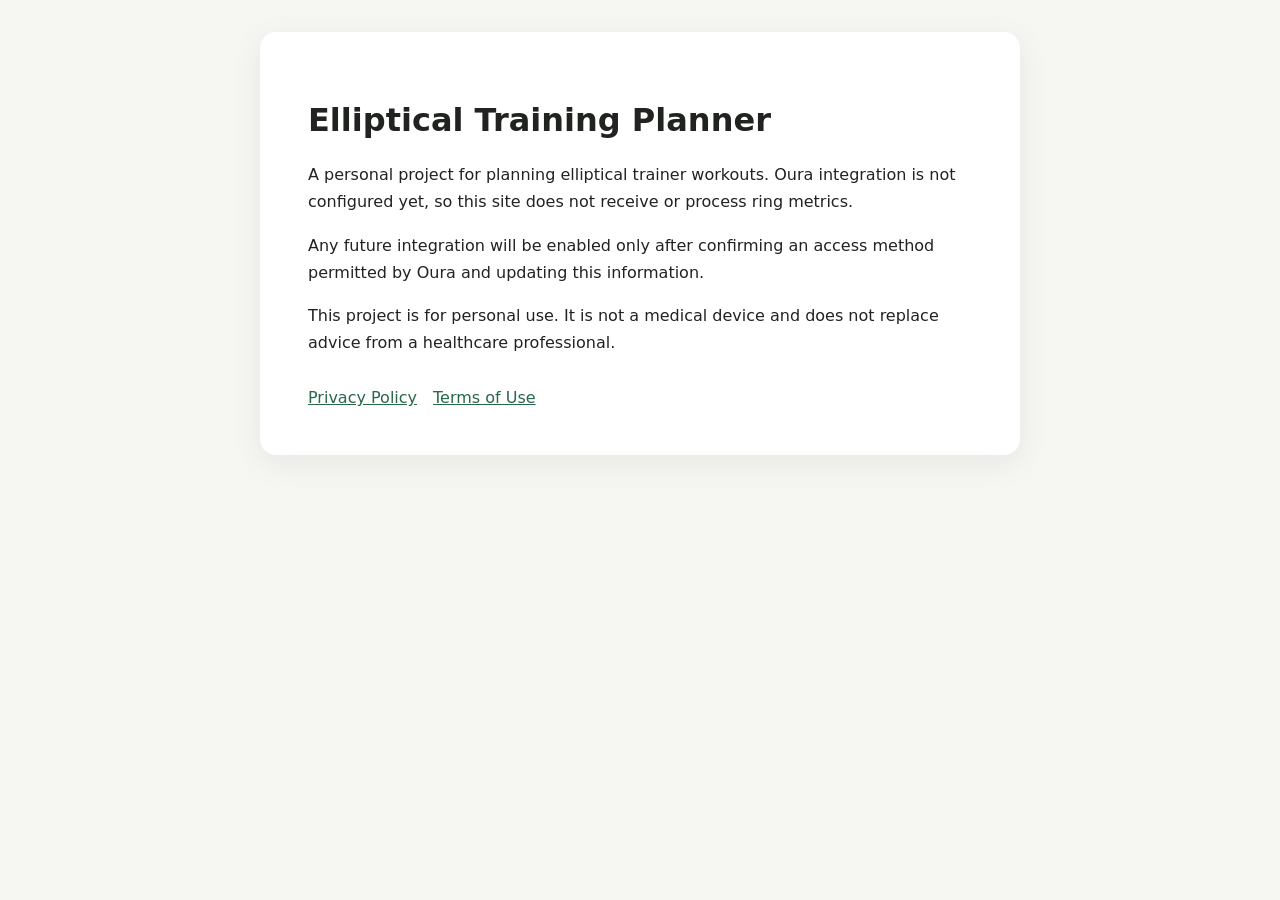
<file: index.html>
<!doctype html>
<html lang="en">
<head>
  <meta charset="utf-8">
  <meta name="viewport" content="width=device-width, initial-scale=1">
  <title>Elliptical Training Planner</title>
  <link rel="stylesheet" href="style.css">
</head>
<body>
  <main>
    <h1>Elliptical Training Planner</h1>
    <p>A personal project for planning elliptical trainer workouts. Oura integration is not configured yet, so this site does not receive or process ring metrics.</p>
    <p>Any future integration will be enabled only after confirming an access method permitted by Oura and updating this information.</p>
    <p>This project is for personal use. It is not a medical device and does not replace advice from a healthcare professional.</p>
    <nav aria-label="Documents">
      <a href="privacy.html">Privacy Policy</a>
      <a href="terms.html">Terms of Use</a>
    </nav>
  </main>
</body>
</html>
</file>
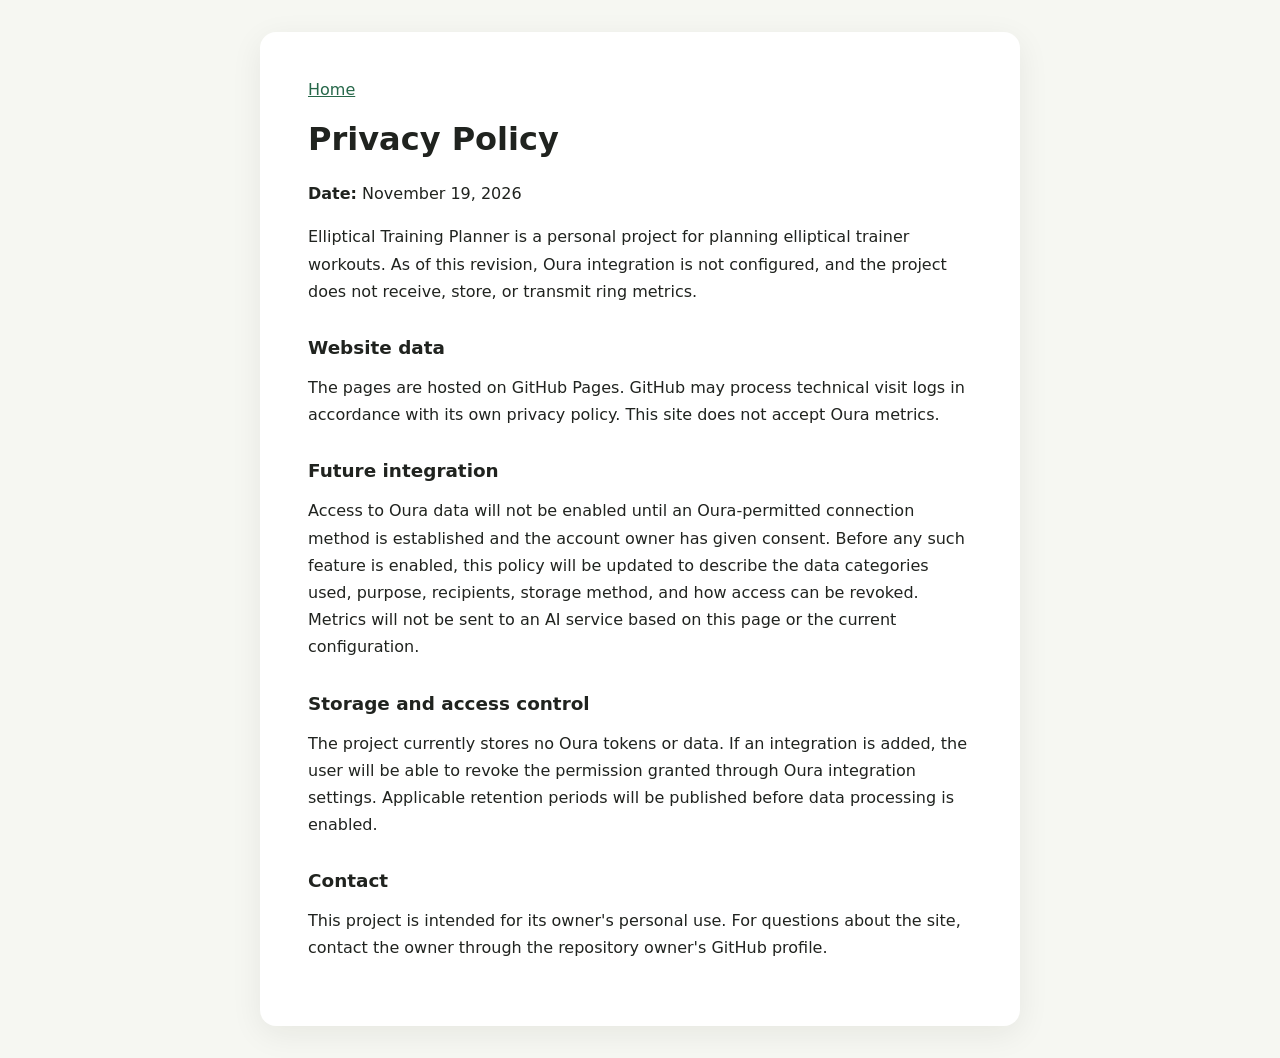
<file: privacy.html>
<!doctype html>
<html lang="en">
<head>
  <meta charset="utf-8">
  <meta name="viewport" content="width=device-width, initial-scale=1">
  <title>Privacy Policy — Elliptical Training Planner</title>
  <link rel="stylesheet" href="style.css">
</head>
<body>
  <main>
    <a href="index.html">Home</a>
    <h1>Privacy Policy</h1>
    <p><strong>Date:</strong> November 19, 2026</p>
    <p>Elliptical Training Planner is a personal project for planning elliptical trainer workouts. As of this revision, Oura integration is not configured, and the project does not receive, store, or transmit ring metrics.</p>
    <h2>Website data</h2>
    <p>The pages are hosted on GitHub Pages. GitHub may process technical visit logs in accordance with its own privacy policy. This site does not accept Oura metrics.</p>
    <h2>Future integration</h2>
    <p>Access to Oura data will not be enabled until an Oura-permitted connection method is established and the account owner has given consent. Before any such feature is enabled, this policy will be updated to describe the data categories used, purpose, recipients, storage method, and how access can be revoked. Metrics will not be sent to an AI service based on this page or the current configuration.</p>
    <h2>Storage and access control</h2>
    <p>The project currently stores no Oura tokens or data. If an integration is added, the user will be able to revoke the permission granted through Oura integration settings. Applicable retention periods will be published before data processing is enabled.</p>
    <h2>Contact</h2>
    <p>This project is intended for its owner's personal use. For questions about the site, contact the owner through the repository owner's GitHub profile.</p>
  </main>
</body>
</html>
</file>
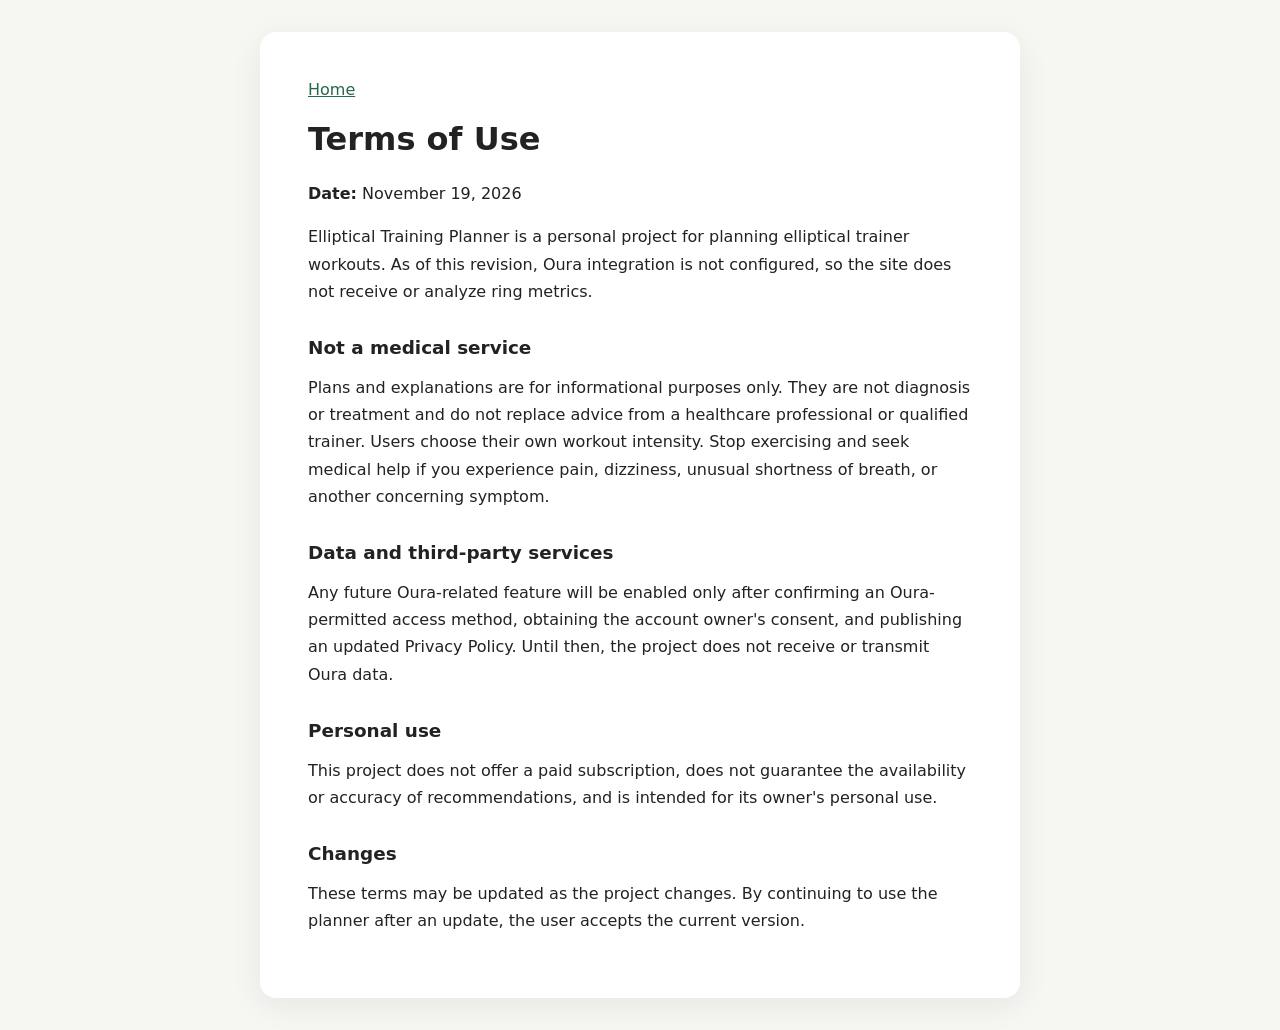
<file: terms.html>
<!doctype html>
<html lang="en">
<head>
  <meta charset="utf-8">
  <meta name="viewport" content="width=device-width, initial-scale=1">
  <title>Terms of Use — Elliptical Training Planner</title>
  <link rel="stylesheet" href="style.css">
</head>
<body>
  <main>
    <a href="index.html">Home</a>
    <h1>Terms of Use</h1>
    <p><strong>Date:</strong> November 19, 2026</p>
    <p>Elliptical Training Planner is a personal project for planning elliptical trainer workouts. As of this revision, Oura integration is not configured, so the site does not receive or analyze ring metrics.</p>
    <h2>Not a medical service</h2>
    <p>Plans and explanations are for informational purposes only. They are not diagnosis or treatment and do not replace advice from a healthcare professional or qualified trainer. Users choose their own workout intensity. Stop exercising and seek medical help if you experience pain, dizziness, unusual shortness of breath, or another concerning symptom.</p>
    <h2>Data and third-party services</h2>
    <p>Any future Oura-related feature will be enabled only after confirming an Oura-permitted access method, obtaining the account owner's consent, and publishing an updated Privacy Policy. Until then, the project does not receive or transmit Oura data.</p>
    <h2>Personal use</h2>
    <p>This project does not offer a paid subscription, does not guarantee the availability or accuracy of recommendations, and is intended for its owner's personal use.</p>
    <h2>Changes</h2>
    <p>These terms may be updated as the project changes. By continuing to use the planner after an update, the user accepts the current version.</p>
  </main>
</body>
</html>
</file>
<file: style.css>
:root { color-scheme: light; font-family: system-ui, sans-serif; color: #20231f; background: #f6f7f2; }
* { box-sizing: border-box; }
body { margin: 0; padding: 2rem 1rem; }
main { max-width: 760px; margin: 0 auto; padding: clamp(1.25rem, 4vw, 3rem); background: white; border-radius: 1rem; box-shadow: 0 8px 32px #16220c12; }
h1 { line-height: 1.2; }
h2 { margin-top: 2rem; font-size: 1.15rem; }
p { line-height: 1.7; }
nav { display: flex; flex-wrap: wrap; gap: 1rem; margin-top: 2rem; }
a { color: #27684a; }
</file>
